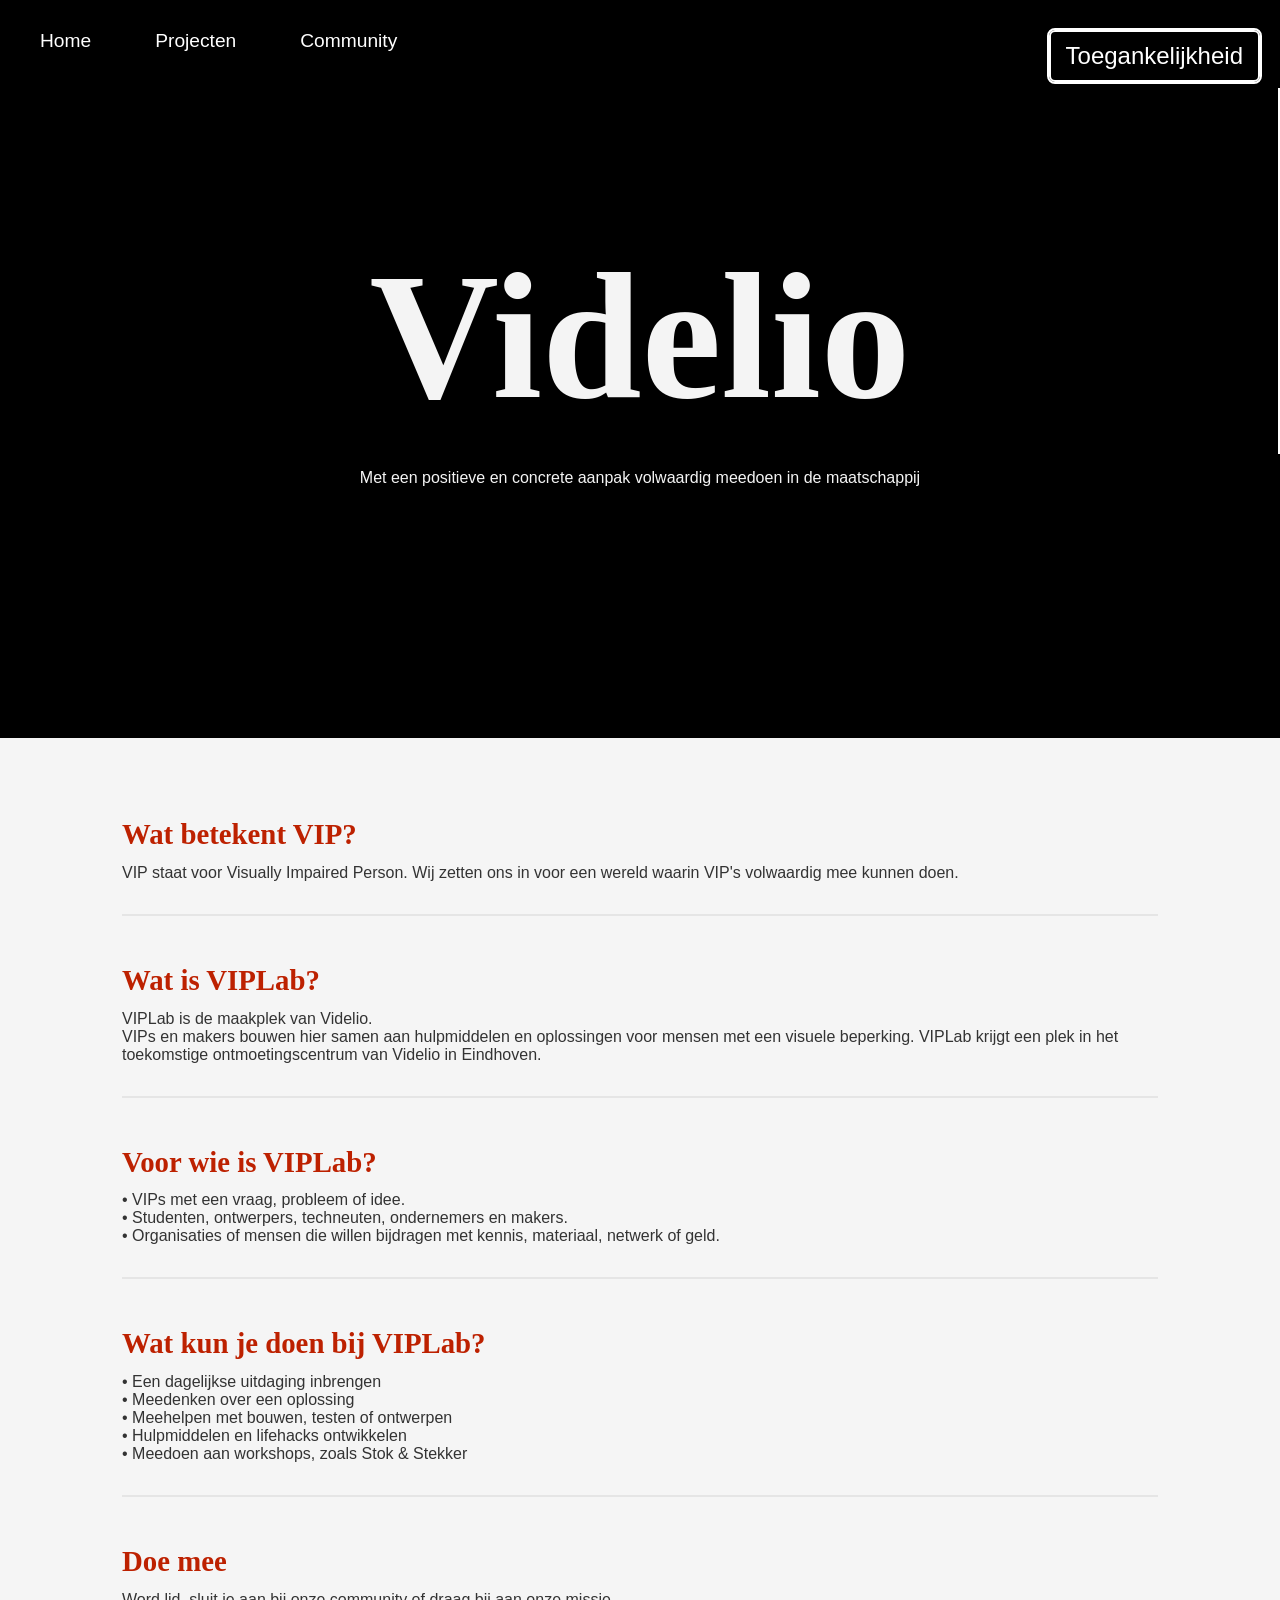
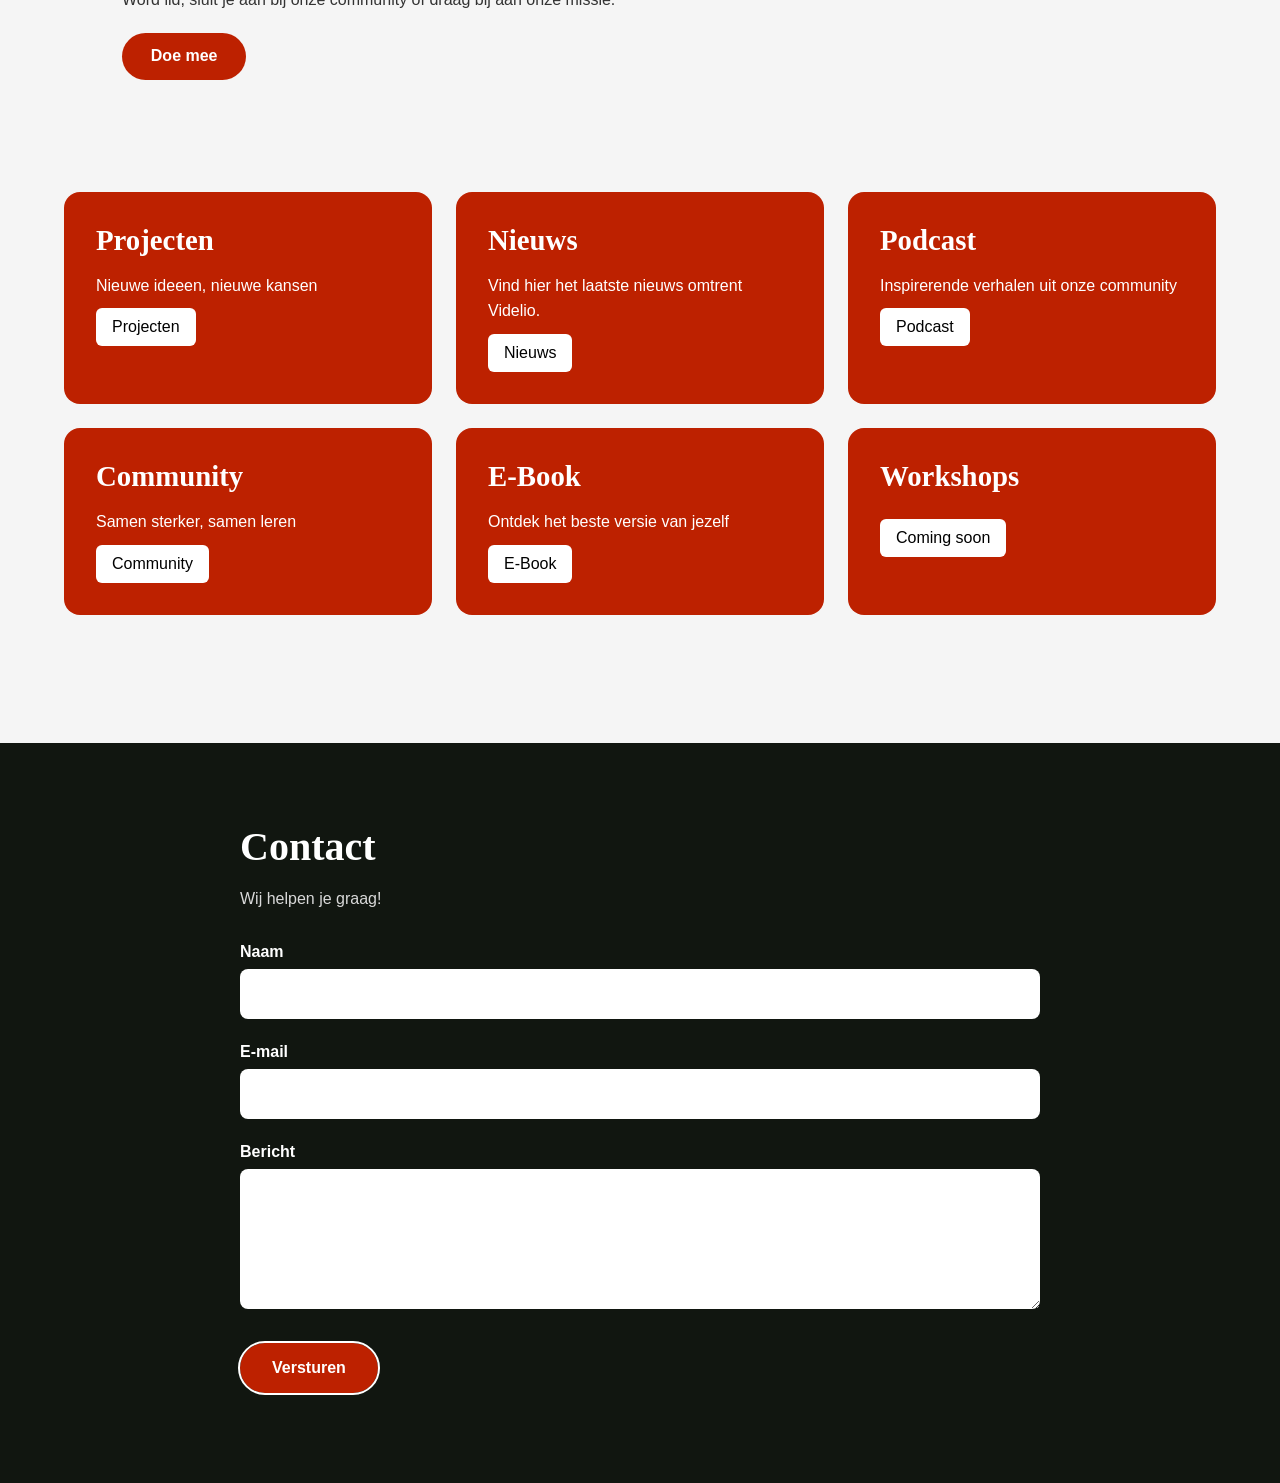
<file: index.html>
<!DOCTYPE html>
<html lang="nl">

<head>
    <meta charset="UTF-8">
    <meta name="viewport" content="width=device-width, initial-scale=1.0">
    <link href="style.css" rel="stylesheet">
    <link href="menu.css" rel="stylesheet">
    <title>Videlio VIP</title>
</head>

<body>
    <header class="site-header">
        <!-- <div class="accessibility-toggle">
            <span>Toegankelijk</span>
            <button class="toggle-button" aria-label="Toegankelijke modus aan of uit zetten">
                <span></span>
            </button>
        </div> -->

        <nav class="main-nav" aria-label="Hoofdnavigatie">
            <ul>
                <li><a href="index.html">Home</a></li>
                <li><a href="projecten.html">Projecten</a></li>
                <li><a href="over-ons.html">Community</a></li>
            </ul>
        </nav>
    </header>
    <button class="accessibility-toggle" aria-expanded="false" aria-controls="a11y-menu">
        Toegankelijkheid
    </button>

    <aside id="a11y-menu" tabindex="1">		<h1>Toegankelijkheids Menu</h1>
        <a href="https://alishasoedamah.github.io/Meesterproef/">
            <button tabindex="0">
                Uitgebreide site
            </button>
        </a>
		<label tabindex="0">Tekst groter
   			<input value="biggertxt" type="radio" name="txtsize">
		</label>
		<label tabindex="0">Tekst kleiner
			<input value="smallertxt" type="radio" name="txtsize">
		</label>
		<label tabindex="0">Negatief 
			<input value="inverted" type="checkbox" name="invert">
		</label>
	</aside>
    <main>
        <section class="hero">
            <!-- <div class="scroll-indicator" aria-hidden="true">
                    <span></span>
                </div> -->

            <h1>Videlio</h1>

            <p>
                Met een positieve en concrete aanpak volwaardig
                meedoen in de maatschappij
            </p>

            <!-- <a href="about.html" class="hero-button">Wie zijn wij?</a> -->
        </section>


        <section class="about-viplab">

            <div class="info-item">
                <h2>Wat betekent VIP?</h2>
                <p>
                    VIP staat voor Visually Impaired Person. Wij zetten ons in voor een wereld waarin VIP's volwaardig
                    mee kunnen doen.
                </p>
            </div>

            <div class="info-item">
                <h2>Wat is VIPLab?</h2>
                <p>
                    VIPLab is de maakplek van Videlio.<br>
                    VIPs en makers bouwen hier samen aan hulpmiddelen en oplossingen voor mensen met een visuele
                    beperking.
                    VIPLab krijgt een plek in het toekomstige ontmoetingscentrum van Videlio in Eindhoven.
                </p>
            </div>

            <div class="info-item">
                <h2>Voor wie is VIPLab?</h2>
                <p>
                    • VIPs met een vraag, probleem of idee.<br>
                    • Studenten, ontwerpers, techneuten, ondernemers en makers.<br>
                    • Organisaties of mensen die willen bijdragen met kennis, materiaal, netwerk of geld.
                </p>
            </div>

            <div class="info-item">
                <h2>Wat kun je doen bij VIPLab?</h2>
                <p>
                    • Een dagelijkse uitdaging inbrengen<br>
                    • Meedenken over een oplossing<br>
                    • Meehelpen met bouwen, testen of ontwerpen<br>
                    • Hulpmiddelen en lifehacks ontwikkelen<br>
                    • Meedoen aan workshops, zoals Stok & Stekker
                </p>
            </div>

            <div class="info-item">
                <h2>Doe mee</h2>
                <p>
                    Word lid, sluit je aan bij onze community of draag bij aan onze missie.
                </p>
                <a href="doemee.html" class="btn">Doe mee</a>
            </div>

        </section>

        <section class="highlight-section" aria-label="Uitgelichte projecten">
        
            <article class="highlight-card">
                <h2>Projecten</h2>
                <p>Nieuwe ideeen, nieuwe kansen</p>
                <a href="projecten.html">Projecten</a>

            </article>

            <article class="highlight-card">
                <h2>Nieuws</h2>
                <p>Vind hier het laatste nieuws omtrent Videlio.
                </p>
                <a href="nieuws.html">Nieuws</a>

            </article>

            <article class="highlight-card">
                <h2>Podcast</h2>
                <p>Inspirerende verhalen uit onze community</p>
                <a href="podcast.html">Podcast</a>

            </article>

            <article class="highlight-card">
                <h2>Community</h2>
                <p> Samen sterker, samen leren</p>
                <a href="over-ons.html">Community</a>
            </article>

            <article class="highlight-card">
                <h2>E-Book</h2>
                <p>Ontdek het beste versie van jezelf</p>
                <a href="e-book.html">E-Book</a>
            </article>

            <article class="highlight-card">
                <h2>Workshops</h2>
                <p></p>
                <a href="#">Coming soon</a>
            </article>
        </section>

     


        <section class="contact-section" aria-labelledby="contact-title">

            <div class="contact-content">
        
                <h2 id="contact-title">Contact</h2>
        
                <p>
                    Wij helpen je graag!
                </p>
        
                <form class="contact-form">
        
                    <div class="form-group">
                        <label for="naam">Naam</label>
                        <input
                            type="text"
                            id="naam"
                            name="naam"
                            required>
                    </div>
        
                    <div class="form-group">
                        <label for="email">E-mail</label>
                        <input
                            type="email"
                            id="email"
                            name="email"
                            required>
                    </div>
        
                    <div class="form-group">
                        <label for="bericht">Bericht</label>
                        <textarea
                            id="bericht"
                            name="bericht"
                            rows="6"
                            required></textarea>
                    </div>
        
                    <button type="submit" class="contact-button">
                        Versturen
                    </button>
        
                </form>
        
            </div>
        
        </section>
    </main>
    </div>

    </footer>

    <script src="script.js"></script>

</body>

</html>
</file>
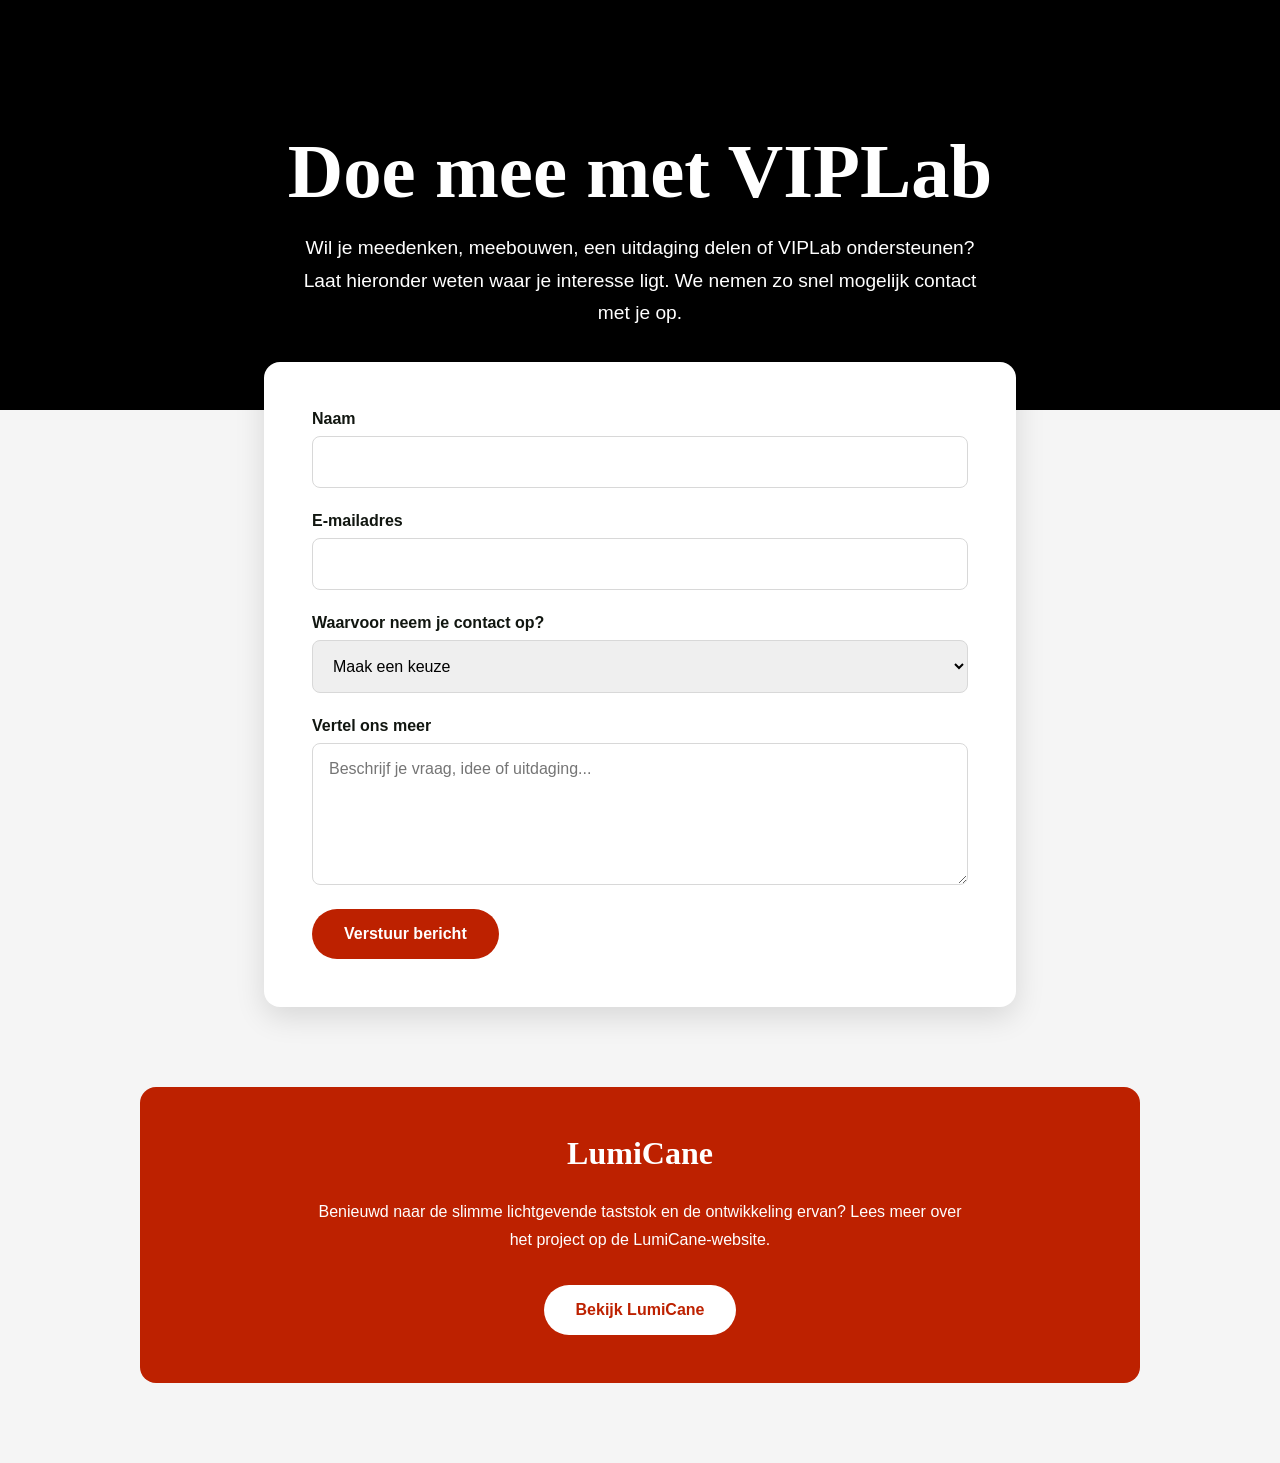
<file: doemee.html>
<!DOCTYPE html>
<html lang="nl">

<head>
    <meta charset="UTF-8">
    <meta name="viewport" content="width=device-width, initial-scale=1.0">
    <title>Doe mee</title>
    <link href="doemee.css" rel="stylesheet">

</head>

<body>
    <header>

    </header>
    <main>

        <section class="join-hero">
            <h1>Doe mee met VIPLab</h1>

            <p>
                Wil je meedenken, meebouwen, een uitdaging delen of VIPLab ondersteunen?
                Laat hieronder weten waar je interesse ligt. We nemen zo snel mogelijk contact met je op.
            </p>
        </section>

        <section class="join-form-section">

            <form class="join-form">

                <div class="form-group">
                    <label for="naam">Naam</label>
                    <input type="text" id="naam" name="naam" required>
                </div>

                <div class="form-group">
                    <label for="email">E-mailadres</label>
                    <input type="email" id="email" name="email" required>
                </div>

                <div class="form-group">
                    <label for="onderwerp">
                        Waarvoor neem je contact op?
                    </label>

                    <select id="onderwerp" name="onderwerp" required>
                        <option value="">Maak een keuze</option>

                        <option value="uitdaging">
                            Ik ben VIP en heb een uitdaging
                        </option>

                        <option value="meebouwen">
                            Ik wil meebouwen
                        </option>

                        <option value="workshops">
                            Ik wil workshops en activiteiten volgen
                        </option>

                        <option value="steunen">
                            Ik wil VIPLab steunen
                        </option>

                        <option value="algemeen">
                            Algemene vraag
                        </option>
                    </select>
                </div>

                <div class="form-group">
                    <label for="bericht">
                        Vertel ons meer
                    </label>

                    <textarea
                        id="bericht"
                        name="bericht"
                        rows="6"
                        placeholder="Beschrijf je vraag, idee of uitdaging..."></textarea>
                </div>

                <button type="submit" class="submit-button">
                    Verstuur bericht
                </button>

            </form>

        </section>

        <section class="project-highlight">

            <h2>LumiCane</h2>

            <p>
                Benieuwd naar de slimme lichtgevende taststok en de ontwikkeling ervan?
                Lees meer over het project op de LumiCane-website.
            </p>

            <a href="https://www.lumicane.com" target="_blank" class="project-button">
                Bekijk LumiCane
            </a>

        </section>
    </main>
</body>
</html>
</file>
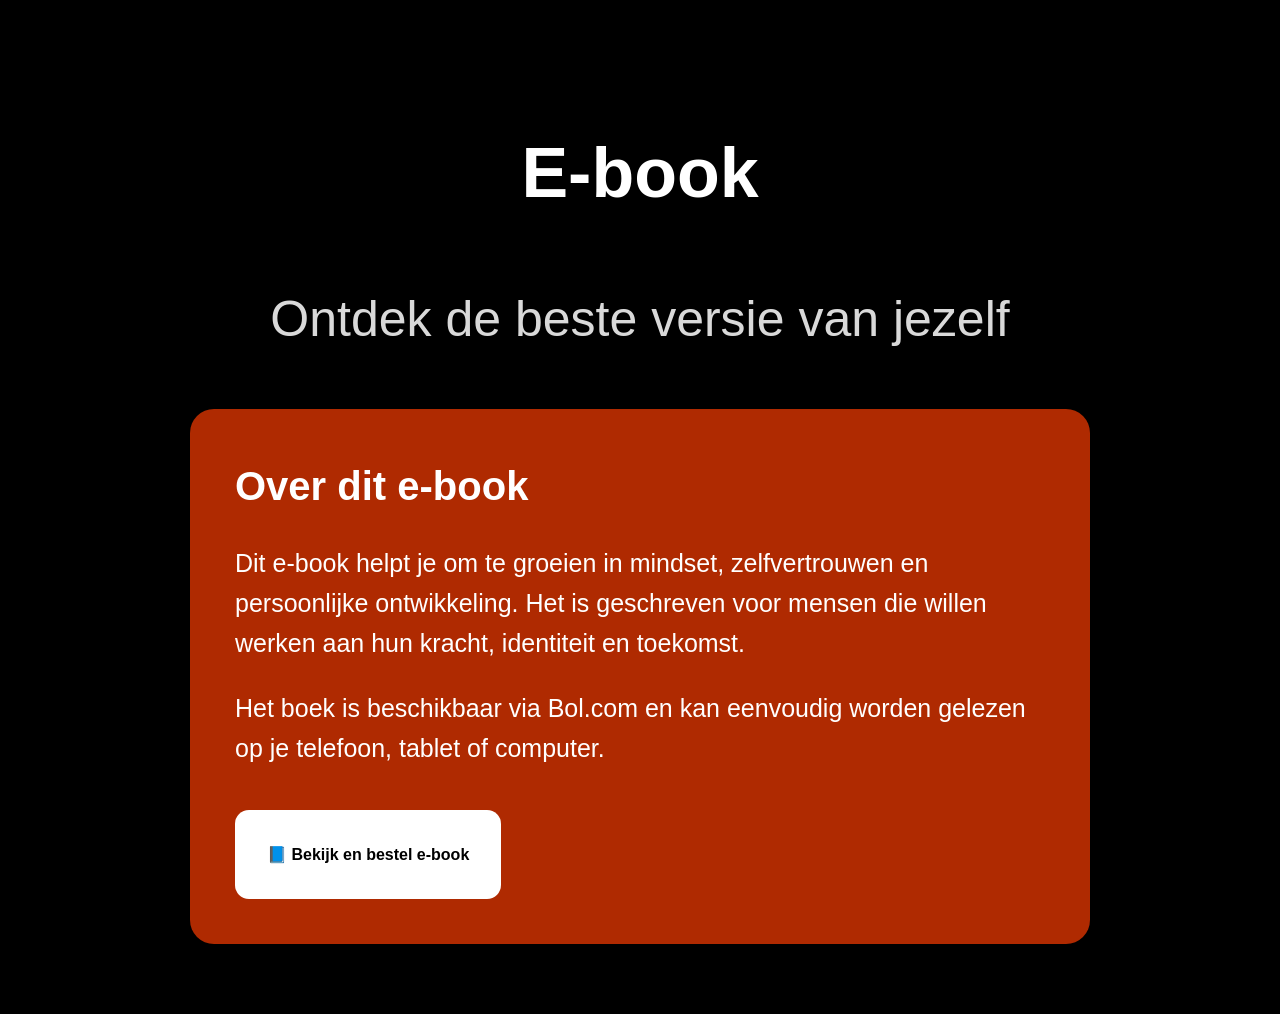
<file: e-book.html>
<!DOCTYPE html>
<html lang="en">
<head>
    <meta charset="UTF-8">
    <meta name="viewport" content="width=device-width, initial-scale=1.0">
    <title>E-book</title>
    <link href="e-book.css" rel="stylesheet">

</head>
<body>
    <header>

    </header>

    <main class="ebook-page">

        <header class="ebook-header">
            <h1>E-book</h1>
            <p>Ontdek de beste versie van jezelf</p>
        </header>
    
        <section class="ebook-content" aria-labelledby="ebook-title">
    
            <h2 id="ebook-title">Over dit e-book</h2>
    
            <p>
                Dit e-book helpt je om te groeien in mindset, zelfvertrouwen en persoonlijke ontwikkeling.
                Het is geschreven voor mensen die willen werken aan hun kracht, identiteit en toekomst.
            </p>
    
            <p>
                Het boek is beschikbaar via Bol.com en kan eenvoudig worden gelezen op je telefoon, tablet of computer.
            </p>
    
            <a class="ebook-button"
               href="https://www.bol.com/nl/nl/p/visuele-beperking-ontdek-de-beste-versie-van-jezelf/9300000237726888/"
               target="_blank"
               aria-label="Open e-book op Bol.com in een nieuw tabblad">
                📘 Bekijk en bestel e-book
            </a>
    
        </section>

        <footer>

        </footer>
    </main>
</body>
</html>
</file>
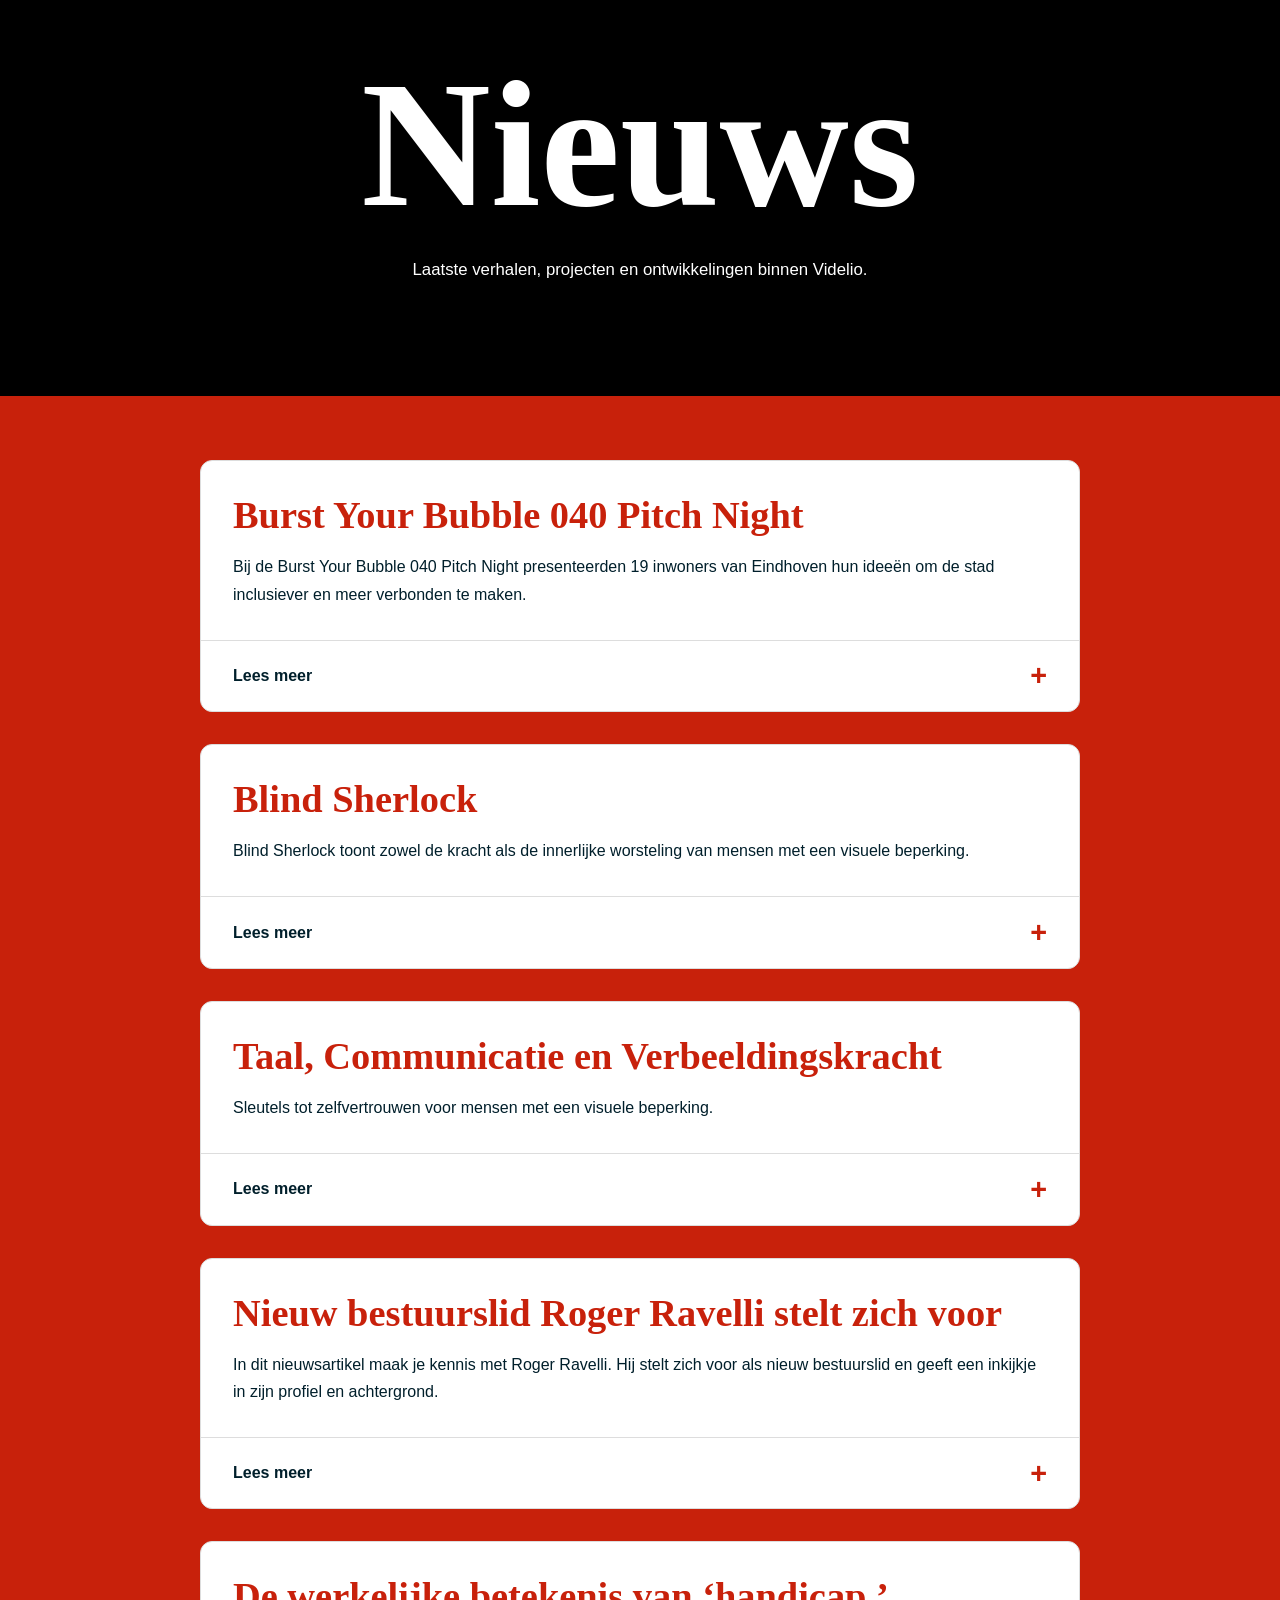
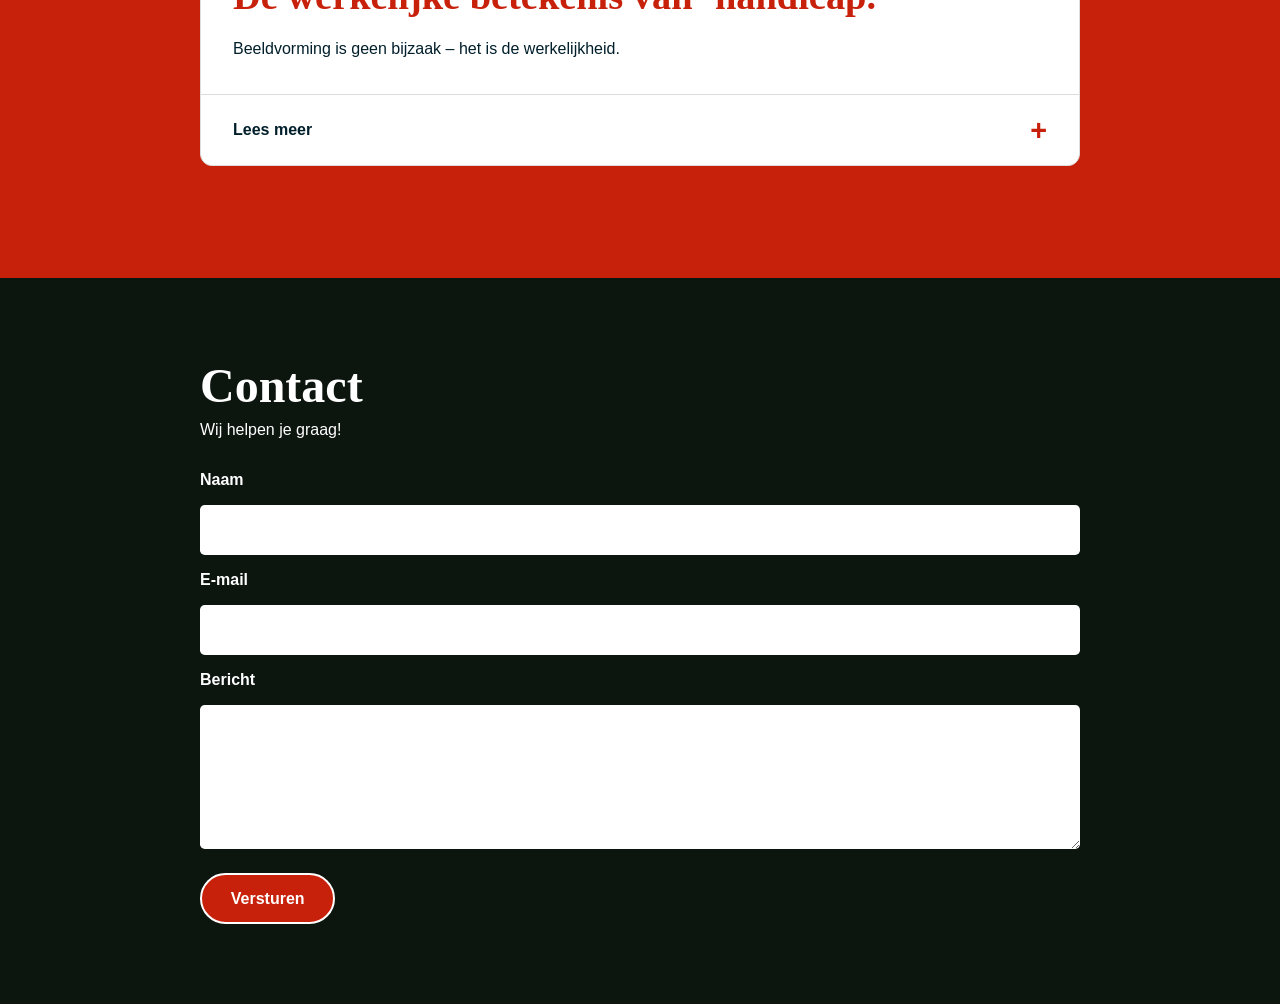
<file: nieuws.html>
<!DOCTYPE html>
<html lang="en">
 
<head>
    <meta charset="UTF-8">
    <meta name="viewport" content="width=device-width, initial-scale=1.0">
    <title>Document</title>
    <link rel="stylesheet" href="nieuws.css">
</head>
 
<body>
 
    <main>
        <section class="news-hero">
            <h1>Nieuws</h1>
            <p>Laatste verhalen, projecten en ontwikkelingen binnen Videlio.</p>
        </section>
 
        <section class="news-section" aria-labelledby="news-title">
            <div class="news-container">
                <h2 id="news-title" class="visually-hidden">Nieuwsartikelen</h2>
 
                <article class="news-card">
                    <h2>Burst Your Bubble 040 Pitch Night</h2>
 
                    <p>
                        Bij de Burst Your Bubble 040 Pitch Night presenteerden 19 inwoners van Eindhoven hun ideeën om
                        de stad inclusiever en meer verbonden te maken.
                    </p>
 
                    <details>
                        <summary>Lees meer</summary>
 
                        <div class="news-content">
                            <p>
                                Tijdens de Burst Your Bubble 040 Pitch Night werden 19 ideeën gepresenteerd door
                                creatieve en verbindende inwoners met doel Eindhoven de meest inclusieve stad van
                                Nederland maken.
                            </p>
 
                            <p>
                                De jury selecteerde de top 6, waaruit het publiek uiteindelijk drie winnaars koos. De
                                ideeën richten zich op ontmoeting, bewustwording en inclusie.
                            </p>
 
                            <ul>
                                <li>19 ideeën gepresenteerd</li>
                                <li>3 winnende projecten</li>
                                <li>Focus op inclusie in Eindhoven</li>
                            </ul>
                        </div>
                    </details>
                </article>
 
                <article class="news-card">
                    <h2>Blind Sherlock</h2>
 
                    <p>
                        Blind Sherlock toont zowel de kracht als de innerlijke worsteling van mensen met een visuele
                        beperking.
                    </p>
 
                    <details>
                        <summary>Lees meer</summary>
 
                        <div class="news-content">
                            <p>
                                Blind Sherlock is een serie op Netflix die gaat over een man die visueel beperkt is en
                                bij de politie solliciteert om zijn bijzondere natuurlijke gave te laten blijken.
                            </p>
 
                            <p>
                                De serie maakt stereotypering zichtbaar en laat zien hoe mensen met een visuele
                                beperking vaak anders worden bekeken. Het verhaal draagt bij aan meer bewustwording en
                                inclusie.
                            </p>
 
                            <p>
                                Het interessante aan het verhaal is dat het niet alleen gaat over wat iemand niet kan,
                                maar juist over talent, perspectief en de manier waarop iemand kan bijdragen aan de
                                samenleving.
                            </p>
                        </div>
                    </details>
                </article>
 
                <article class="news-card">
                    <h2>Taal, Communicatie en Verbeeldingskracht</h2>
 
                    <p>
                        Sleutels tot zelfvertrouwen voor mensen met een visuele beperking.
                    </p>
 
                    <details>
                        <summary>Lees meer</summary>
 
                        <div class="news-content">
                            <p>
                                Taal en communicatie spelen een grote rol in hoe mensen zichzelf en anderen begrijpen.
                                Voor mensen met een visuele beperking kan duidelijke communicatie bijdragen aan
                                zelfvertrouwen, zelfstandigheid en verbinding.
                            </p>
 
                            <p>
                                Door verhalen, verbeeldingskracht en toegankelijke informatie kunnen mensen zich beter
                                herkennen, uitdrukken en deelnemen aan de samenleving.
                            </p>
                        </div>
                    </details>
                </article>
 
                <article class="news-card">
                    <h2>Nieuw bestuurslid Roger Ravelli stelt zich voor</h2>
 
                    <p>
                        In dit nieuwsartikel maak je kennis met Roger Ravelli. Hij stelt zich voor als nieuw bestuurslid
                        en geeft een inkijkje in zijn profiel en achtergrond.
                    </p>
 
                    <details>
                        <summary>Lees meer</summary>
 
                        <div class="news-content">
                            <h3>Roger Ravelli – Profielschets</h3>
 
                            <p>
                                Roger Ravelli groeide op in Bilthoven, als praktische denker en doener in een gezin vol
                                academici. Na de MTS en later de HTS Werktuigbouwkunde werkte hij in verschillende
                                technische en creatieve omgevingen.
                            </p>
 
                            <p>
                                Zijn persoonlijke achtergrond leert hem dat beperkingen vaak deuren openen naar nieuwe
                                perspectieven. Met zijn ervaring wil hij bijdragen aan inclusie, samenwerking en
                                vernieuwing binnen Videlio.
                            </p>
                        </div>
                    </details>
                </article>
 
                <article class="news-card">
                    <h2>De werkelijke betekenis van ‘handicap.’</h2>
 
                    <p>
                        Beeldvorming is geen bijzaak – het is de werkelijkheid.
                    </p>
 
                    <details>
                        <summary>Lees meer</summary>
 
                        <div class="news-content">
                            <p>
                                De manier waarop we spreken over handicap heeft invloed op hoe mensen worden gezien en
                                behandeld. Het gaat niet alleen om fysieke of visuele beperkingen, maar ook om de
                                omgeving die mensen soms beperkt.
                            </p>
 
                            <p>
                                Door bewuster om te gaan met taal, beeldvorming en toegankelijkheid ontstaat er meer
                                ruimte voor gelijkwaardige deelname.
                            </p>
                        </div>
                    </details>
                </article>
            </div>
        </section>
 
        <section class="contact-section">
            <div class="contact-container">
                <h2>Contact</h2>
                <p>Wij helpen je graag!</p>
 
                <form>
                    <label for="name">Naam</label>
                    <input type="text" id="name" name="name" />
 
                    <label for="email">E-mail</label>
                    <input type="email" id="email" name="email" />
 
                    <label for="message">Bericht</label>
                    <textarea id="message" name="message"></textarea>
 
                    <button type="submit">Versturen</button>
                </form>
            </div>
        </section>
    </main>
</body>
 
</html>
</file>
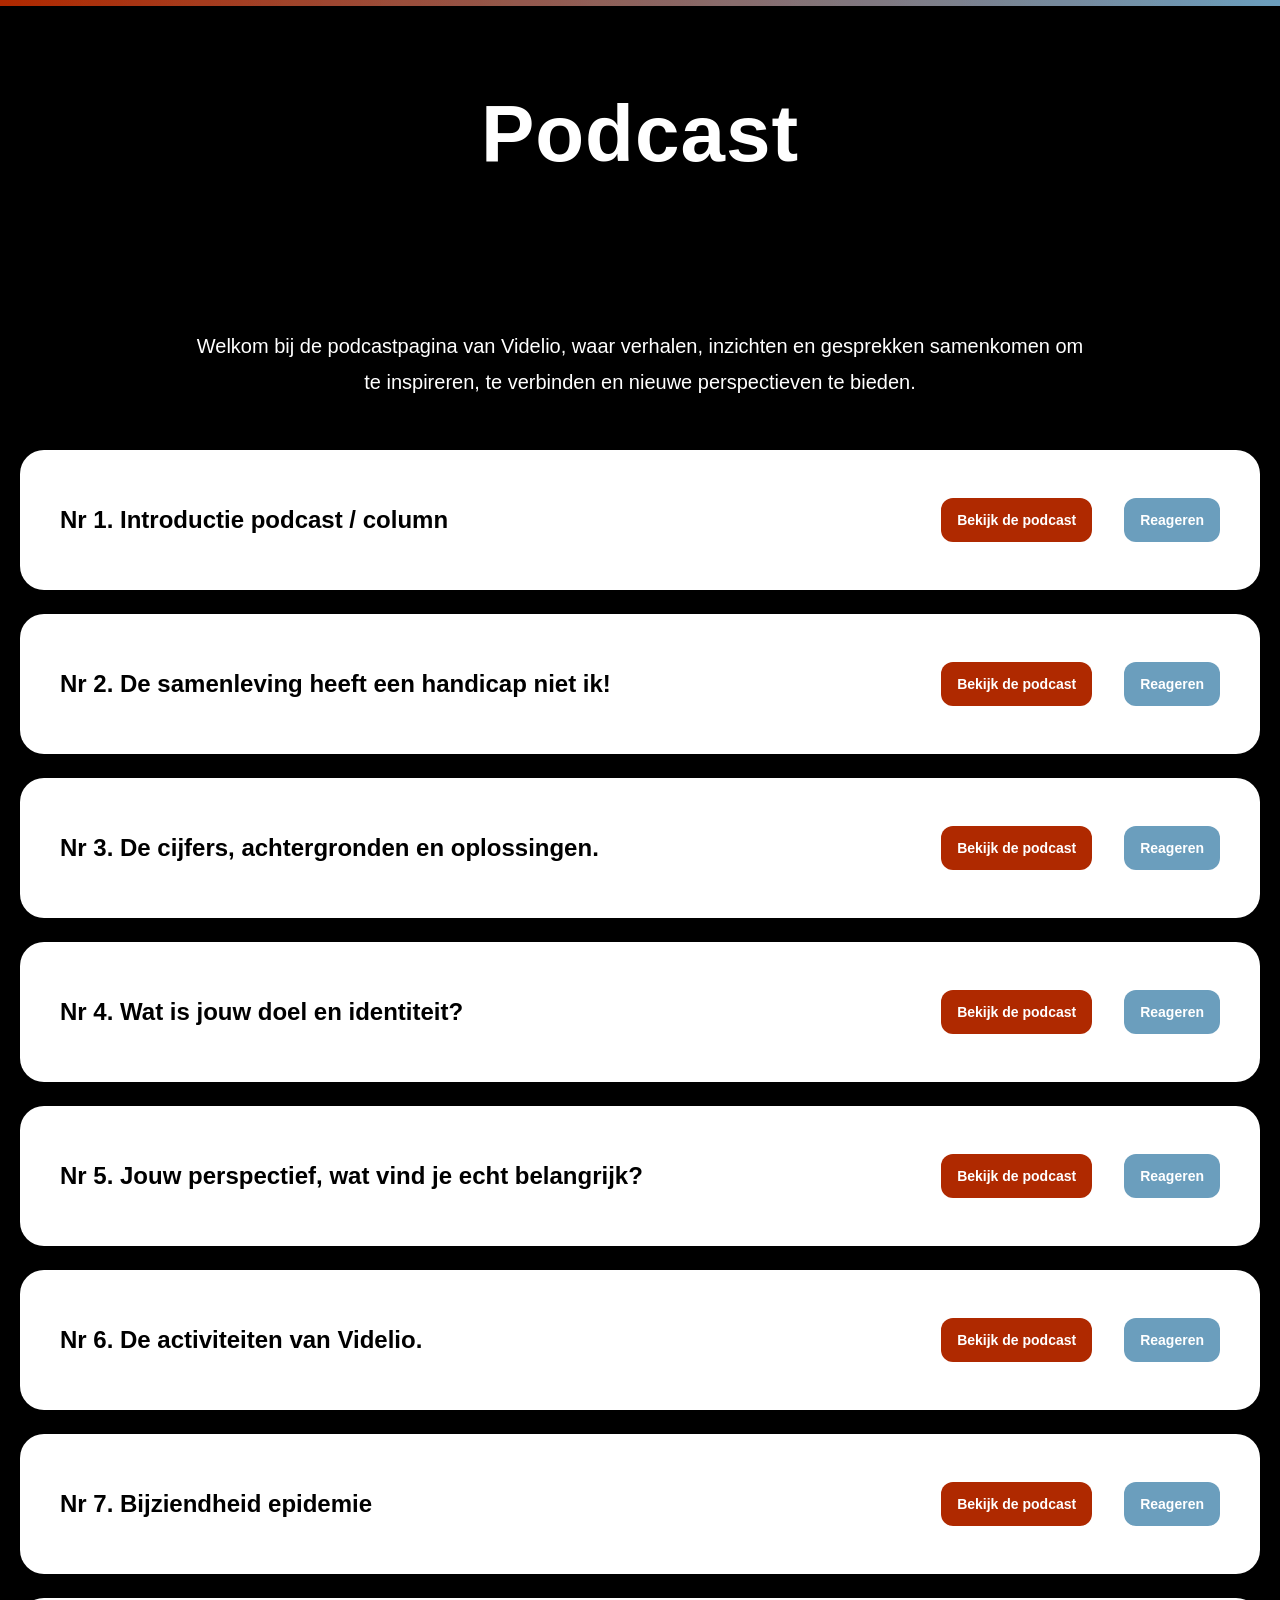
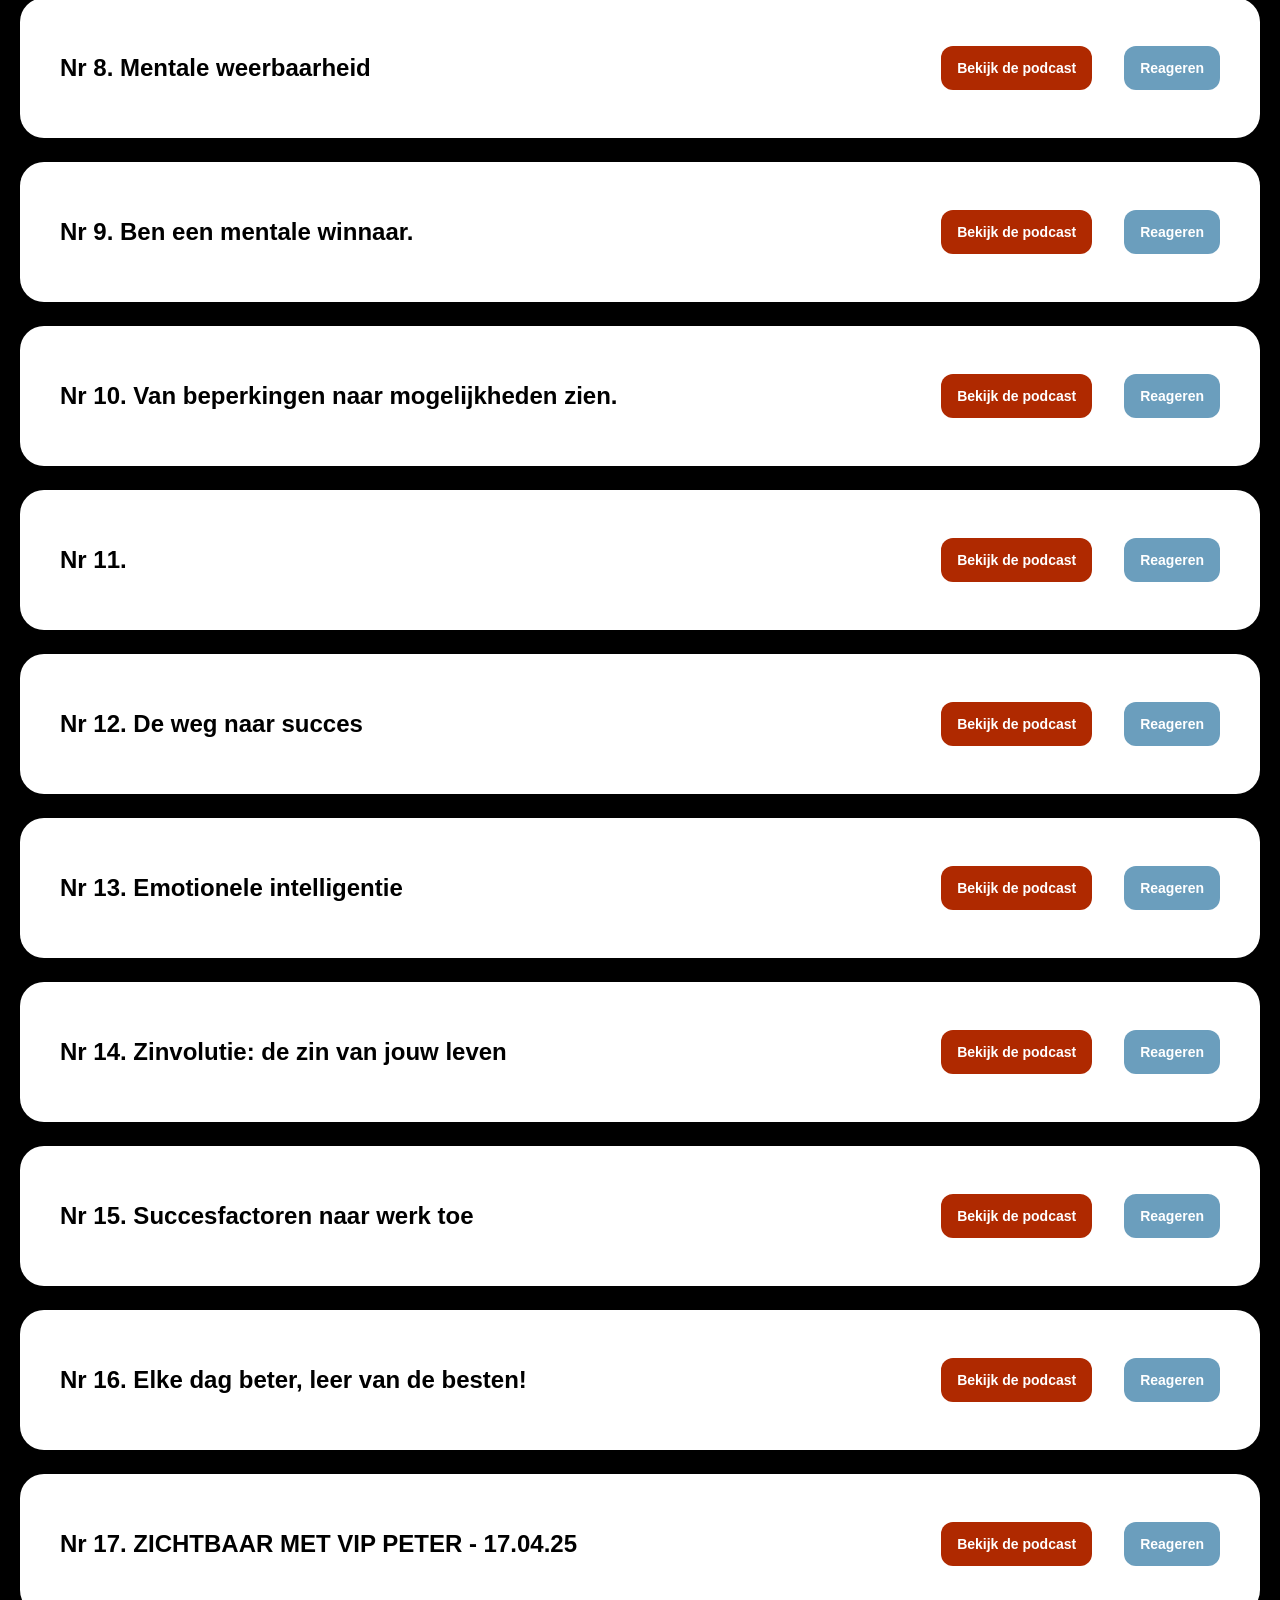
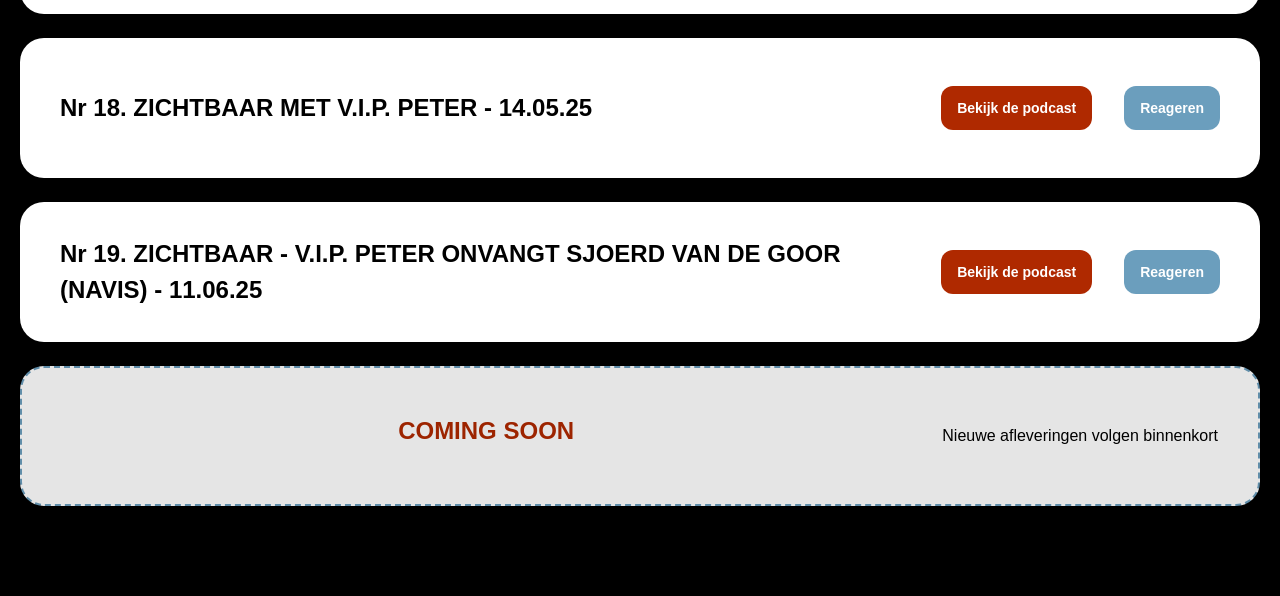
<file: podcast.html>
<!DOCTYPE html>
<html lang="en">

<head>
    <meta charset="UTF-8">
    <meta name="viewport" content="width=device-width, initial-scale=1.0">
    <title>Podcast</title>
    <link href="podcast.css" rel="stylesheet">

</head>

<body>
    <header>
        <h1>Podcast</h1>
    </header>

    <main>
        <section class="podcast-overview">
            <h2>Welkom bij de podcastpagina van Videlio, waar verhalen, inzichten en gesprekken samenkomen om te
                inspireren, te verbinden en nieuwe perspectieven te bieden.</h2>
            <div class="podcast-grid">

                <div class="podcast-card">
                    <h3>Nr 1. Introductie podcast / column</h3>
                    <a href="https://videlio.nl/wp-content/uploads/2026/01/AUDIO-2025-12-05-10-14-18.mp3">Bekijk de
                        podcast</a>
                    <a href="mailto:john@videlio.nl?subject=Reactie%20op%20podcast%20Nr%2016">
                        Reageren
                    </a>
                </div>

                <div class="podcast-card">
                    <h3>Nr 2. De samenleving heeft een handicap niet ik!</h3>
                    <a href="https://videlio.nl/wp-content/uploads/2026/01/AUDIO-2025-12-05-10-23-57.mp3">Bekijk de
                        podcast</a>
                    <a href="mailto:john@videlio.nl?subject=Reactie%20op%20podcast%20Nr%2016">
                        Reageren
                    </a>
                </div>

                <div class="podcast-card">
                    <h3>Nr 3. De cijfers, achtergronden en oplossingen.</h3>
                    <a href="https://videlio.nl/wp-content/uploads/2026/01/AUDIO-2025-12-05-10-28-22.mp3">Bekijk de
                        podcast</a>
                    <a href="mailto:john@videlio.nl?subject=Reactie%20op%20podcast%20Nr%2016">
                        Reageren
                    </a>
                </div>

                <div class="podcast-card">
                    <h3>Nr 4. Wat is jouw doel en identiteit?</h3>
                    <a href="https://videlio.nl/wp-content/uploads/2026/01/AUDIO-2025-12-05-10-30-12.mp3">Bekijk de
                        podcast</a>
                    <a href="mailto:john@videlio.nl?subject=Reactie%20op%20podcast%20Nr%2016">
                        Reageren
                    </a>
                </div>

                <div class="podcast-card">
                    <h3>Nr 5. Jouw perspectief, wat vind je echt belangrijk?</h3>
                    <a href="https://videlio.nl/wp-content/uploads/2026/01/WhatsApp-Audio-2026-01-09-at-12.51.17.mp4">Bekijk
                        de podcast</a>
                    <a href="mailto:john@videlio.nl?subject=Reactie%20op%20podcast%20Nr%2016">
                        Reageren
                    </a>
                </div>

                <div class="podcast-card">
                    <h3>Nr 6. De activiteiten van Videlio.</h3>
                    <a href="https://videlio.nl/wp-content/uploads/2026/02/WhatsApp-Audio-2026-02-04-at-15.25.10.mp4">Bekijk
                        de podcast</a>
                    <a href="mailto:john@videlio.nl?subject=Reactie%20op%20podcast%20Nr%2016">
                        Reageren
                    </a>
                </div>

                <div class="podcast-card">
                    <h3>Nr 7. Bijziendheid epidemie</h3>
                    <a href="https://videlio.nl/wp-content/uploads/2026/02/WhatsApp-Audio-2026-01-30-at-07.41.49.mp4">Bekijk
                        de podcast</a>
                    <a href="mailto:john@videlio.nl?subject=Reactie%20op%20podcast%20Nr%2016">
                        Reageren
                    </a>
                </div>

                <div class="podcast-card">
                    <h3>Nr 8. Mentale weerbaarheid</h3>
                    <a href="https://videlio.nl/wp-content/uploads/2026/02/WhatsApp-Audio-2026-01-30-at-07.45.01.mp4">Bekijk
                        de podcast</a>
                    <a href="mailto:john@videlio.nl?subject=Reactie%20op%20podcast%20Nr%2016">
                        Reageren
                    </a>
                </div>

                <div class="podcast-card">
                    <h3>Nr 9. Ben een mentale winnaar.</h3>
                    <a href="https://videlio.nl/wp-content/uploads/2026/02/WhatsApp-Audio-2026-01-30-at-07.46.00.mp4">Bekijk
                        de podcast</a>
                    <a href="mailto:john@videlio.nl?subject=Reactie%20op%20podcast%20Nr%2016">
                        Reageren
                    </a>
                </div>

                <div class="podcast-card">
                    <h3>Nr 10. Van beperkingen naar mogelijkheden zien.</h3>
                    <a href="https://videlio.nl/wp-content/uploads/2026/02/WhatsApp-Audio-2026-01-30-at-07.47.09.mp4">Bekijk
                        de podcast</a>
                    <a href="mailto:john@videlio.nl?subject=Reactie%20op%20podcast%20Nr%2016">
                        Reageren
                    </a>
                </div>

                <div class="podcast-card">
                    <h3>Nr 11. </h3>
                    <a href="https://videlio.nl/wp-content/uploads/2026/03/WhatsApp-Audio-2026-03-03-at-16.23.41.mp4">Bekijk
                        de podcast</a>
                    <a href="mailto:john@videlio.nl?subject=Reactie%20op%20podcast%20Nr%2016">
                        Reageren
                    </a>
                </div>

                <div class="podcast-card">
                    <h3>Nr 12. De weg naar succes</h3>
                    <a href="https://videlio.nl/wp-content/uploads/2026/03/WhatsApp-Audio-2026-03-11-at-08.34.42.mp4">Bekijk
                        de podcast</a>
                    <a href="mailto:john@videlio.nl?subject=Reactie%20op%20podcast%20Nr%2016">
                        Reageren
                    </a>
                </div>

                <div class="podcast-card">
                    <h3>Nr 13. Emotionele intelligentie</h3>
                    <a href="https://videlio.nl/wp-content/uploads/2026/03/WhatsApp-Audio-2026-03-25-at-09.48.22.mp4">Bekijk
                        de podcast</a>
                    <a href="mailto:john@videlio.nl?subject=Reactie%20op%20podcast%20Nr%2016">
                        Reageren
                    </a>
                </div>

                <div class="podcast-card">
                    <h3>Nr 14. Zinvolutie: de zin van jouw leven</h3>
                    <a href="https://videlio.nl/wp-content/uploads/2026/03/WhatsApp-Audio-2026-03-30-at-10.14.06.mp4">Bekijk
                        de podcast</a>
                    <a href="mailto:john@videlio.nl?subject=Reactie%20op%20podcast%20Nr%2016">
                        Reageren
                    </a>
                </div>

                <div class="podcast-card">
                    <h3>Nr 15. Succesfactoren naar werk toe</h3>
                    <a href="https://videlio.nl/wp-content/uploads/2026/04/WhatsApp-Audio-2026-04-28-at-07.24.15.mp4">Bekijk
                        de podcast</a>
                    <a href="mailto:john@videlio.nl?subject=Reactie%20op%20podcast%20Nr%2016">
                        Reageren
                    </a>
                </div>

                <div class="podcast-card">
                    <h3>Nr 16. Elke dag beter, leer van de besten!</h3>
                    <a href="https://videlio.nl/wp-content/uploads/2026/05/WhatsApp-Audio-2026-05-08-at-08.17.48.mp4">Bekijk
                        de podcast</a>
                    <a href="mailto:john@videlio.nl?subject=Reactie%20op%20podcast%20Nr%2016">
                        Reageren
                    </a>
                </div>

                <div class="podcast-card">
                    <h3>Nr 17. ZICHTBAAR MET VIP PETER - 17.04.25</h3>
                    <a href="https://www.mixcloud.com/RARARADIO_EHV/spotlight-zichtbaar-met-vip-peter-170425/">Bekijk de
                        podcast</a>
                    <a href="mailto:john@videlio.nl?subject=Reactie%20op%20podcast%20Nr%2016">
                        Reageren
                    </a>
                </div>

                <div class="podcast-card">
                    <h3>Nr 18. ZICHTBAAR MET V.I.P. PETER - 14.05.25</h3>
                    <a href="https://www.mixcloud.com/RARARADIO_EHV/spotlight-zichtbaar-met-vip-peter-140525/">Bekijk de
                        podcast</a>
                    <a href="mailto:john@videlio.nl?subject=Reactie%20op%20podcast%20Nr%2016">
                        Reageren
                    </a>
                </div>

                <div class="podcast-card">
                    <h3>Nr 19. ZICHTBAAR - V.I.P. PETER ONVANGT SJOERD VAN DE GOOR (NAVIS) - 11.06.25</h3>
                    <a href="https://www.mixcloud.com/RARARADIO_EHV/spotlight-zichtbaar-met-vip-peter-140525/">Bekijk de
                        podcast</a>
                    <a href="mailto:john@videlio.nl?subject=Reactie%20op%20podcast%20Nr%2016">
                        Reageren
                    </a>
                </div>

                <div class="podcast-card coming-soon">
                    <h3>COMING SOON</h3>
                    <p>Nieuwe afleveringen volgen binnenkort</p>
                </div>

            </div>
        </section>

        <footer></footer>
    </main>
</body>

</html>
</file>
<file: style.css>
/* =========================
   ALGEMEEN
========================= */

body {
    margin: 0;
    font-family: Arial, sans-serif;
    background-color: #f5f5f5;
    color: #111610;
  }
  
  * {
    box-sizing: border-box;
  }
  
  /* =========================
     HEADER
  ========================= */
  
  .site-header {
    background-color: black;
    padding: 1.5rem;
  
    display: flex;
    align-items: center;
    justify-content: space-between;
  }
  
  .accessibility-toggle {
    width: fit-content;
  
    display: flex;
    align-items: center;
    gap: 1rem;
  
    padding: 0.8rem;
    border: 1px solid whitesmoke;
  
    color: white;
    font-size: 1.1rem;
  }
  
  .toggle-button {
    width: 70px;
    height: 32px;
    padding: 4px;
  
    border: 0;
    border-radius: 999px;
    background-color: #fff0d6;
  }
  
  .toggle-button span {
    display: block;
    width: 24px;
    height: 24px;
  
    border-radius: 50%;
    background-color: firebrick;
  }
  
  .main-nav ul {
    display: flex;
    gap: 2rem;
  
    margin: 0;
    padding: 0;
    list-style: none;
  }
  
  .main-nav a {
    color: white;
    text-decoration: none;
    font-size: 1.2rem;
    transition: opacity 0.3s;
  }
  
  .main-nav a:hover {
    opacity: 0.8;
  }
  
  span {
    color: white;
  }
  
  /* =========================
     HERO
  ========================= */
  
  .hero {
    position: relative;
  
    min-height: 70vh;
    padding: 5rem 1.5rem 8rem;
  
    display: flex;
    flex-direction: column;
    align-items: center;
    justify-content: center;
  
    background-color: black;
    text-align: center;
  }
  
  .hero h1 {
    margin: 0;
  
    font-family: Georgia, serif;
    font-size: clamp(4rem, 22vw, 7rem);
    line-height: 0.9;
    color: #f4f4f4;
  }
  
  .hero p {
    max-width: 22rem;
    margin: 2rem 0;
  

    line-height: 1.5;
    color: #f4f4f4;
  }
  
  .hero-button {
    display: inline-block;
  
    padding: 0.9rem 2rem;
    border: 1px solid #f4f4f4;
  
    color: #f4f4f4;
    text-decoration: none;
    font-size: 1.1rem;
  }
  
 /* =========================
   VIPLAB INFO SECTIE
========================= */

.about-viplab {
    max-width: 1100px;
    margin: 5rem auto;
    padding: 0 2rem;
  
    display: grid;
    gap: 2rem;
  }
  
  .info-item {
    padding-bottom: 2rem;
    border-bottom: 2px solid #e5e5e5;
  }
  
  .info-item:last-child {
    border-bottom: none;
  }
  
  .info-item h2 {
    margin: 0 0 0.8rem;
  
    font-family: Georgia, serif;
    font-size: 1.8rem;
    color: #bd2100;
  }
  
  .info-item p {
    margin: 0;
    color: #333;
  }
  
  .btn {
    display: inline-block;
  
    margin-top: 1.5rem;
    padding: 0.9rem 1.8rem;
  
    background-color: #bd2100;
    color: white;
    text-decoration: none;
    font-weight: bold;
  
    border-radius: 999px;
    transition: 0.3s ease;
  }
  
  .btn:hover {
    background-color: #9e1c00;
    transform: translateY(-2px);
  }
  
  /* =========================
     PROJECTEN
  ========================= */
  
  .highlight-section {
    max-width: 1200px;
    margin: 5rem auto;
    padding: 0 2rem;
  
    display: grid;
    gap: 1.5rem;
  }
  
  .highlight-card {
    background-color: #bd2100;
    color: white;
  
    padding: 2rem;
    border-radius: 1rem;
  
    transition: 0.3s ease;
  }
  
  .highlight-card:hover {
    transform: translateY(-5px);
  }
  
  .highlight-card h2 {
    margin-top: 0;
    margin-bottom: 1rem;
  
    font-family: Georgia, serif;
    font-size: 1.8rem;
  }
  
  .highlight-card p {
    margin: 0;
    line-height: 1.6;
  }
  
  /* =========================
     TABLET EN DESKTOP
  ========================= */
  
  @media (min-width: 768px) {
  
    .about-viplab {
      gap: 3rem;
    }
  
    h2 {
      font-size: 2rem;
    }
  
    .highlight-section {
      grid-template-columns: repeat(3, 1fr);
    }
  }
  /* =========================
     PROJECTEN
  ========================= */
  
  .highlight-section {
    display: grid;
    grid-template-columns: 1fr;
    gap: 1.5rem;
  
    max-width: 1200px;
    margin: 4rem auto;
    padding: 0 1.5rem 4rem;
  }
  
  .highlight-card {
    padding: 2rem;
    min-height: 180px;
  
    border-radius: 1rem;
    background-color: #bd2100;
    color: white;
  
    transition: transform 0.3s ease;
  }
  
  .highlight-card:hover {
    transform: translateY(-6px);
  }
  
  .highlight-card h2 {
    margin: 0 0 1rem;
  
    font-family: Georgia, serif;
    font-size: 1.8rem;
  }
  
  .highlight-card p {
    margin: 0;
    line-height: 1.6;
  }
  
  .highlight-card a {
    display: inline-block;
    margin-top: 10px;
    padding: 10px 16px;
    background-color: white;
    color: black;
    text-decoration: none;
    border-radius: 6px;
    transition: all 0.2s ease;
    font-weight: 500;
}

.highlight-card a:focus {
    outline: 2px solid #1abc9c;
    outline-offset: 3px;
}

  /* =========================
     TABLET & DESKTOP
  ========================= */
  
  @media (min-width: 768px) {
  
    .site-header {
      position: absolute;
      top: 30px;
      left: 40px;
      right: 40px;
      z-index: 10;
  
      background-color: transparent;
      padding: 0;
    }
  
    .accessibility-toggle {
      font-size: 1.5rem;
      gap: 1.5rem;
      padding: 14px 12px;
    }
  
    .toggle-button {
      width: 90px;
      height: 38px;
    }
  
    .toggle-button span {
      width: 28px;
      height: 28px;
    }
  
    .main-nav ul {
      gap: 4rem;
    }
  
    /* .main-nav a {
      font-size: 1.5rem;
    } */
  
    .hero {
      min-height: 82vh;
      padding: 12rem 2rem 9rem;
    }
  
    .hero h1 {
      font-size: clamp(7rem, 14vw, 13rem);
    }
  
    .hero p {
      max-width: 650px;
      margin: 3rem 0 2.5rem;
    }
  
    .intro-cards {
      grid-template-columns: repeat(3, 1fr);
    }
  
    .intro-card {
      min-height: 230px;
    }
  
    .highlight-section {
      grid-template-columns: repeat(3, 1fr);
    }
  }
  
  /* =========================
     MOBIEL
  ========================= */
  
  @media (max-width: 767px) {
  
    .site-header {
      flex-direction: column;
      align-items: flex-start;
      gap: 1.5rem;
    }
  
    .main-nav ul {
      flex-direction: column;
      gap: 1rem;
    }
  }


  /* =========================
   CONTACT
========================= */

.contact-section {
    background-color: #111610;
    color: white;
  
    margin-top: 4rem;
    padding: 5rem 1.5rem;
  }
  
  .contact-content {
    max-width: 800px;
    margin: 0 auto;
  }
  
  .contact-content h2 {
    margin-top: 0;
    margin-bottom: 1rem;
  
    font-family: Georgia, serif;
    font-size: 2.5rem;
  }
  
  .contact-content p {
    margin-bottom: 2rem;
  
    line-height: 1.6;
    color: #d9d9d9;
  }
  
  .contact-form {
    display: flex;
    flex-direction: column;
    gap: 1.5rem;
  }
  
  .form-group {
    display: flex;
    flex-direction: column;
  }
  
  .form-group label {
    margin-bottom: 0.5rem;
    font-weight: bold;
  }
  
  .form-group input,
  .form-group textarea {
    padding: 1rem;
  
    border: none;
    border-radius: 0.5rem;
  
    font-size: 1rem;
    font-family: inherit;
  }
  
  .form-group input:focus,
  .form-group textarea:focus {
    outline: 2px solid #bd2100;
  }
  
  .contact-button {
    width: fit-content;
  
    padding: 1rem 2rem;
  
    border: none;
    border-radius: 999px;
  
    background-color: #bd2100;
    color: white;
  
    font-size: 1rem;
    font-weight: bold;
  
    cursor: pointer;
    transition: 0.3s ease;
  }
  
  .contact-button:hover {
    background-color: #a11c00;
    transform: translateY(-2px);
  }
</file>
<file: menu.css>
:root {
	--font-color: black;
	--bg-color: white;
}

/* Focus zichtbaar en duidelijk */
:focus {
	outline: 3px solid var(--bg-color);
	outline-offset: 3px;
}

/* =========================
   TOEGANKELIJKHEIDS MENU
   ========================= */

aside {
	z-index: 999;
	position: fixed;
	top: 90px;
	right: 0;
	width: 300px;
	padding: 25px;
	background-color: var(--font-color);
	outline: 2px solid var(--bg-color);

	transform: translateX(100%);
	transition: transform 0.3s ease;
}

/* open state */
aside.open {
	transform: translateX(0);
}

/* titel */
aside h1 {
	font-size: 1.5em;
	color: var(--bg-color);
	font-family: Arial, sans-serif;
}

/* links in aside */
aside a {
	text-decoration: none;
}

/* labels (knoppen) */
aside label {
	text-align: center;
	display: block;
	color: var(--bg-color);
	outline: 2px solid var(--bg-color);
	width: 200px;
	border-radius: 5px;
	padding: 10px 25px;
	margin: 15px 0;
}

aside label:hover {
	cursor: pointer;
}

/* radio/checkbox verbergen */
aside label input {
	display: none;
}

/* knop die menu opent */
.accessibility-toggle {
	position: fixed;
	top: 20px;
	right: 20px;
	z-index: 1000;

	background: var(--font-color);
	color: var(--bg-color);
	border: 2px solid var(--bg-color);
	padding: 10px 15px;
	border-radius: 6px;
	cursor: pointer;
}

/* =========================
   JE BESTAANDE FEATURES
   ========================= */

body:has([value="biggertxt"]:checked),
body:has([value="biggertxt"]:checked) .info-item {
	font-size: 32px;
}

body:has([value="smallertxt"]:checked),
body:has([value="smallertxt"]:checked) .info-item {
	font-size: 16px;
}

body:has([value="inverted"]:checked)::after {
	content: "";
	position: fixed;
	inset: 0;
	backdrop-filter: invert(1);
	pointer-events: none;
	z-index: 1;
}

mark {
	padding: 10px;
	outline: 2px solid var(--font-color);
	border-radius: 30px;
	background-color: transparent;
}

/* algemene buttons */
button {
	text-align: center;
	display: block;
	color: var(--bg-color);
	outline: 2px solid var(--bg-color);
	width: 200px;
	border-radius: 5px;
	padding: 10px 25px;
	margin: 10px 0;
	background: transparent;
	font-size: 1em;
}
</file>
<file: doemee.css>
/* =========================
   ALGEMEEN
========================= */

* {
    box-sizing: border-box;
}

body {
    margin: 0;
    font-family: Arial, sans-serif;
    background-color: #f5f5f5;
    color: #111610;
}

/* =========================
   HERO
========================= */

.join-hero {
    background-color: black;
    color: white;

    text-align: center;

    padding: 8rem 2rem 5rem;
}

.join-hero h1 {
    margin: 0 0 1rem;

    font-size: clamp(2.5rem, 6vw, 5rem);
    font-family: Georgia, serif;
}

.join-hero p {
    max-width: 700px;
    margin: 0 auto;

    line-height: 1.7;
    font-size: 1.1rem;
}

/* =========================
   FORMULIER
========================= */

.join-form-section {
    max-width: 800px;

    margin: -3rem auto 5rem;
    padding: 0 1.5rem;

    position: relative;
    z-index: 2;
}

.join-form {
    background-color: white;

    padding: 2rem;
    border-radius: 1rem;

    box-shadow: 0 10px 30px rgba(0, 0, 0, 0.12);
}

.form-group {
    display: flex;
    flex-direction: column;

    margin-bottom: 1.5rem;
}

.form-group label {
    margin-bottom: 0.5rem;

    font-weight: bold;
    color: #111610;
}

.form-group input,
.form-group select,
.form-group textarea {
    width: 100%;

    padding: 1rem;

    border: 1px solid #d8d8d8;
    border-radius: 0.5rem;

    font-size: 1rem;
    font-family: inherit;
}

.form-group textarea {
    resize: vertical;
}

.form-group input:focus,
.form-group select:focus,
.form-group textarea:focus {
    outline: none;
    border-color: #bd2100;
}

/* =========================
   BUTTON
========================= */

.submit-button {
    border: none;

    padding: 1rem 2rem;

    background-color: #bd2100;
    color: white;

    border-radius: 999px;

    font-size: 1rem;
    font-weight: bold;

    cursor: pointer;

    transition: 0.3s ease;
}

.submit-button:hover {
    background-color: #a11c00;
    transform: translateY(-2px);
}

/* =========================
   LUMICANE
========================= */

.project-highlight {
    max-width: 1000px;

    margin: 0 auto 5rem;
    padding: 3rem 2rem;

    background-color: #bd2100;
    color: white;

    border-radius: 1rem;

    text-align: center;
}

.project-highlight h2 {
    margin-top: 0;

    font-size: 2rem;
    font-family: Georgia, serif;
}

.project-highlight p {
    max-width: 650px;

    margin: 1rem auto 2rem;

    line-height: 1.7;
}

.project-button {
    display: inline-block;

    padding: 1rem 2rem;

    background-color: white;
    color: #bd2100;

    text-decoration: none;
    font-weight: bold;

    border-radius: 999px;

    transition: 0.3s ease;
}

.project-button:hover {
    transform: translateY(-2px);
}

/* =========================
   TABLET & DESKTOP
========================= */

@media (min-width: 768px) {

    .join-form {
        padding: 3rem;
    }

    .join-hero p {
        font-size: 1.2rem;
    }

}
</file>
<file: e-book.css>
body {
    font-family: Arial, sans-serif;
    margin: 0;

    background: black;
    color: white;

    line-height: 1.6;
}

/* PAGINA */
.ebook-page {
    max-width: 900px;
    margin: auto;

    padding: 70px 20px;
}

/* HEADER */
.ebook-header {
    text-align: center;

    margin-bottom: 50px;
}

button {
    display: block;
    text-align: center;
    border: none;
    color: white;
    outline: 2px white solid;
    border-radius: 5px;
    padding: 10px 25px;
    margin: 10px 0;
    background: transparent;
    font-size: 1em;

    :hover {
        cursor: pointer;
    }
}

.ebook-header h1 {
    font-size: 70px;
    margin-bottom: 15px;

    color: white;
}

.ebook-header p {
    font-size: 50px;

    color: white;
    opacity: 0.85;
}

/* CONTENT */
.ebook-content {
    background: #AF2A01;

    padding: 45px;
    border-radius: 24px;

    color: white;

    box-shadow:
        0 12px 35px rgba(0, 0, 0, 0.12);

    transition:
        transform 0.3s ease,
        box-shadow 0.3s ease;
}

.ebook-content:hover {
    transform: translateY(-5px);

    box-shadow:
        0 18px 40px rgba(0, 0, 0, 0.15);
}

/* TITELS */
.ebook-content h2 {
    font-size: 40px;

    margin-top: 0;
    margin-bottom: 22px;

    color: #ffffff;
}

/* PARAGRAFEN */
.ebook-content p {
    font-size: 25px;

    margin-bottom: 22px;

    color: white;
}

/* BUTTON */
.ebook-button {
    display: inline-block;

    margin-top: 20px;
    padding: 2em;
    background: white;
    color: black;

    text-decoration: none;

    border-radius: 14px;

    font-weight: bold;

    transition:
        transform 0.2s ease,
        box-shadow 0.2s ease,
        background 0.2s ease;
}

/* FOCUS */
button:focus {
    outline: 3px solid #FDF1D7;
    outline-offset: 4px;
}

/* RESPONSIVE */
@media (max-width: 600px) {

    .ebook-header h1 {
        font-size: 32px;
    }

    .ebook-header p {
        font-size: 17px;
    }

    .ebook-content {
        padding: 28px;
    }

    .ebook-content p {
        font-size: 16px;
    }

}
</file>
<file: nieuws.css>
/* =========================
   ALGEMEEN
========================= */
 
* {
    box-sizing: border-box;
  }
   
  body {
    margin: 0;
    background-color: #f4f4f4;
    color: #001f2b;
    font-family: Arial, Helvetica, sans-serif;
  }
   
  a {
    color: inherit;
    text-decoration: none;
  }
   
  button,
  summary {
    font: inherit;
  }
   
  .visually-hidden {
    position: absolute;
    width: 1px;
    height: 1px;
    overflow: hidden;
    clip: rect(0 0 0 0);
    white-space: nowrap;
  }
   
   
  /* =========================
     HEADER
  ========================= */
   
  .site-header {
    background-color: #000;
    color: #fff;
    min-height: 6rem;
    padding: 1.5rem 2rem;
   
    display: flex;
    justify-content: space-between;
    align-items: flex-start;
  }
   
  .main-nav ul {
    list-style: none;
    display: flex;
    gap: 4rem;
    margin: 0;
    padding: 0;
  }
   
  .main-nav a {
    font-weight: 700;
    font-size: 1rem;
  }
   
  .main-nav a:hover,
  .main-nav a:focus-visible {
    text-decoration: underline;
  }
   
   
  /* =========================
     ACCESSIBILITY MENU
  ========================= */
   
  .accessibility-menu {
    width: 16rem;
    border-bottom: 1px solid #fff;
    padding-bottom: 1rem;
    position: relative;
  }
   
  .accessibility-icon {
    width: 2.2rem;
    height: 2.2rem;
    background-color: #fff;
    color: #000;
    border-radius: 50%;
   
    display: flex;
    align-items: center;
    justify-content: center;
   
    position: absolute;
    top: -1rem;
    left: -2.8rem;
  }
   
  .accessibility-menu h2 {
    font-size: 1.4rem;
    line-height: 1.2;
    margin: 0 0 1rem;
  }
   
  .accessibility-menu a,
  .accessibility-menu button {
    width: 100%;
    display: block;
   
    background-color: transparent;
    color: #fff;
    border: 2px solid #fff;
    border-radius: 0.25rem;
   
    padding: 0.7rem 1rem;
    margin-bottom: 0.7rem;
   
    text-align: center;
    font-weight: 700;
    cursor: pointer;
  }
   
  .accessibility-menu a:hover,
  .accessibility-menu button:hover,
  .accessibility-menu a:focus-visible,
  .accessibility-menu button:focus-visible {
    background-color: #fff;
    color: #000;
  }
   
   
  /* =========================
     NEWS HERO
  ========================= */
   
  .news-hero {
    background-color: #000;
    color: #fff;
   
    min-height: 42vh;
    padding: 4rem 1.5rem 7rem;
   
    display: flex;
    flex-direction: column;
    align-items: center;
    justify-content: center;
   
    text-align: center;
  }
   
  .news-hero h1 {
    font-family: Georgia, "Times New Roman", serif;
    font-size: clamp(5rem, 14vw, 12rem);
    line-height: 0.9;
    margin: 0;
  }
   
  .news-hero p {
    max-width: 42rem;
    margin: 2rem 0 0;
    font-size: 1.05rem;
    line-height: 1.6;
  }
   

  /* =========================
     NEWS SECTION
  ========================= */
   
  .news-section {
    background-color:#c8210b;
    padding: 4rem 1.5rem 7rem;
  }
   
  .news-container {
    max-width: 55rem;
    margin: 0 auto;
   
    display: grid;
    gap: 2rem;
  }
   
   
  /* =========================
     NEWS CARD
  ========================= */
   
  .news-card {
    background-color: #fff;
    border-radius: 0.75rem;
    overflow: hidden;
    border: 1px solid #ddd;
  }
   
  .news-card h2 {
    color: #c8210b;
    font-family: Georgia, "Times New Roman", serif;
    font-size: clamp(1.8rem, 3vw, 2.6rem);
    line-height: 1.15;
   
    margin: 0;
    padding: 2rem 2rem 1rem;
  }
   
  .news-card > p {
    margin: 0;
    padding: 0 2rem 2rem;
   
    color: #001f2b;
    font-size: 1rem;
    line-height: 1.7;
  }
   
   
  /* =========================
     DETAILS / SUMMARY
  ========================= */
   
  .news-card details {
    border-top: 1px solid #ddd;
  }
   
  .news-card summary {
    list-style: none;
    cursor: pointer;
   
    padding: 1.3rem 2rem;
   
    display: flex;
    align-items: center;
    justify-content: space-between;
    gap: 1rem;
   
    color: #001f2b;
    font-weight: 700;
  }
   
  .news-card summary::-webkit-details-marker {
    display: none;
  }
   
  .news-card summary::after {
    content: "+";
    color: #c8210b;
    font-size: 1.8rem;
    font-weight: 700;
    line-height: 1;
  }
   
  .news-card details[open] summary::after {
    content: "×";
  }
   
  .news-card summary:hover,
  .news-card summary:focus-visible {
    background-color: #f4f4f4;
    outline: none;
  }
   
   
  /* =========================
     OPEN CONTENT
  ========================= */
   
  .news-content {
    padding: 0 2rem 2rem;
    color: #001f2b;
  }
   
  .news-content p {
    margin: 0 0 1.2rem;
    font-size: 1rem;
    line-height: 1.8;
  }
   
  .news-content h3 {
    color: #c8210b;
    font-family: Georgia, "Times New Roman", serif;
    font-size: 1.5rem;
    margin: 1rem 0 1rem;
  }
   
  .news-content ul {
    list-style: none;
    display: grid;
    gap: 0.7rem;
   
    padding: 0;
    margin: 1.5rem 0 0;
  }
   
  .news-content li {
    background-color: #c8210b;
    color: #fff;
   
    padding: 0.9rem 1rem;
    border-radius: 0.4rem;
   
    font-weight: 700;
  }
   
   
  /* =========================
     CONTACT
  ========================= */
   
  .contact-section {
    background-color: #0c160f;
    color: #fff;
    padding: 5rem 1.5rem;
  }
   
  .contact-container {
    max-width: 55rem;
    margin: 0 auto;
  }
   
  .contact-container h2 {
    font-family: Georgia, "Times New Roman", serif;
    font-size: 3rem;
    margin: 0 0 0.5rem;
  }
   
  .contact-container p {
    margin: 0 0 2rem;
  }
   
  form {
    display: grid;
    gap: 1rem;
  }
   
  label {
    font-weight: 700;
  }
   
  input,
  textarea {
    width: 100%;
    border: 0;
    border-radius: 0.3rem;
    padding: 1rem;
    font-size: 1rem;
  }
   
  textarea {
    min-height: 9rem;
    resize: vertical;
  }
   
  form button {
    width: fit-content;
    background-color: #c8210b;
    color: #fff;
    border: 2px solid #fff;
    border-radius: 999px;
   
    padding: 0.9rem 1.8rem;
    margin-top: 0.5rem;
   
    font-weight: 700;
    cursor: pointer;
  }
   
  form button:hover,
  form button:focus-visible {
    background-color: #fff;
    color: #c8210b;
  }
   
   
  /* =========================
     RESPONSIVE
  ========================= */
   
  @media (max-width: 48rem) {
    .site-header {
      flex-direction: column;
      gap: 2rem;
    }
   
    .main-nav ul {
      gap: 1.5rem;
      flex-wrap: wrap;
    }
   
    .accessibility-menu {
      width: 100%;
    }
   
    .accessibility-icon {
      position: static;
      margin-bottom: 1rem;
    }
   
    .news-hero {
      padding-top: 3rem;
      padding-bottom: 5rem;
    }
   
    .news-card h2 {
      padding: 1.5rem 1.5rem 0.8rem;
    }
   
    .news-card > p,
    .news-content {
      padding-left: 1.5rem;
      padding-right: 1.5rem;
    }
   
    .news-card summary {
      padding: 1.2rem 1.5rem;
    }
  }
</file>
<file: podcast.css>
* {
    box-sizing: border-box;
}

body {
    margin: 0;

    font-family: Arial, sans-serif;

    background: black;


    line-height: 1.6;
}

/* HEADER */
header {

    color: white;
    padding: 70px 20px;

    text-align: center;
}

/* TITEL */
header h1 {
    margin: 0;

    font-size: 80px;

    letter-spacing: 1px;

}

/* MAIN */
main {
    padding: 60px 20px 90px;
}

/* INTRO */
.podcast-overview h2 {
    max-width: 900px;

    margin: 0 auto 50px auto;

    font-size: 20px;
    font-weight: normal;

    text-align: center;

    color: white;

    line-height: 1.8;
}

/* GRID */
.podcast-grid {
    display: flex;
    flex-direction: column;
    gap: 1.5rem;

    width: 100%;
    max-width: 1400px;

    margin: 0 auto;
}

/* CARD */
.podcast-card {
    background: white;

    padding: 2rem 2.5rem;

    border-radius: 24px;

    display: flex;
    justify-content: space-between;
    align-items: center;

    gap: 2rem;

    min-height: 140px;

    box-shadow: 0 10px 30px rgba(0,0,0,0.08);

    transition: transform 0.3s ease,
                box-shadow 0.3s ease;
}

/* TOP BORDER */
.podcast-card::before {
    content: "";

    position: absolute;

    top: 0;
    left: 0;

    width: 100%;
    height: 6px;

    background:
        linear-gradient(
            90deg,
            #AF2900,
            #6B9EBD
        );
}

/* HOVER */
.podcast-card:hover {
    transform: translateY(-8px);

    box-shadow:
        0 18px 40px rgba(0,0,0,0.14);
}

/* TITEL */
.podcast-card h3 {
    margin: 0;

    font-size: 1.5rem;
    line-height: 1.5;

    flex: 1;
}

/* LINK WRAPPER */
.buttons {
    display: flex;
    gap: 1rem;

    flex-shrink: 0;
}

.podcast-card a {
    padding: 14px 22px;

    font-size: 1rem;
    border-radius: 12px;
}

/* LINKS */
.podcast-card a {
    display: inline-block;

    text-decoration: none;

    font-size: 14px;
    font-weight: bold;

    padding: 11px 16px;

    border-radius: 12px;

    transition:
        transform 0.2s ease,
        box-shadow 0.2s ease,
        background 0.2s ease;
}

/* EERSTE BUTTON */
.podcast-card a:first-of-type {
    background: #AF2900;
    color: white;
}

.podcast-card a:first-of-type:hover {
    background: #8f2200;

    transform: translateY(-2px);

    box-shadow:
        0 8px 20px rgba(175,41,0,0.25);
}

/* TWEEDE BUTTON */
.podcast-card a:last-of-type {
    background: #6B9EBD;
    color: white;
}

.podcast-card a:last-of-type:hover {
    background: #5889a7;

    transform: translateY(-2px);

    box-shadow:
        0 8px 20px rgba(107,158,189,0.25);
}

/* COMING SOON */
.coming-soon {
    background:white;

    border: 2px dashed #6B9EBD;

    text-align: center;

    opacity: 0.9;
}

.coming-soon h3 {
    margin-bottom: 10px;

    color: #AF2900;
}

/* RESPONSIVE */
@media (max-width: 768px) {

    .podcast-card {
        flex-direction: column;
        align-items: flex-start;
    }

    .buttons {
        width: 100%;
    }

    .podcast-card a {
        flex: 1;
        text-align: center;
    }
}
</file>
